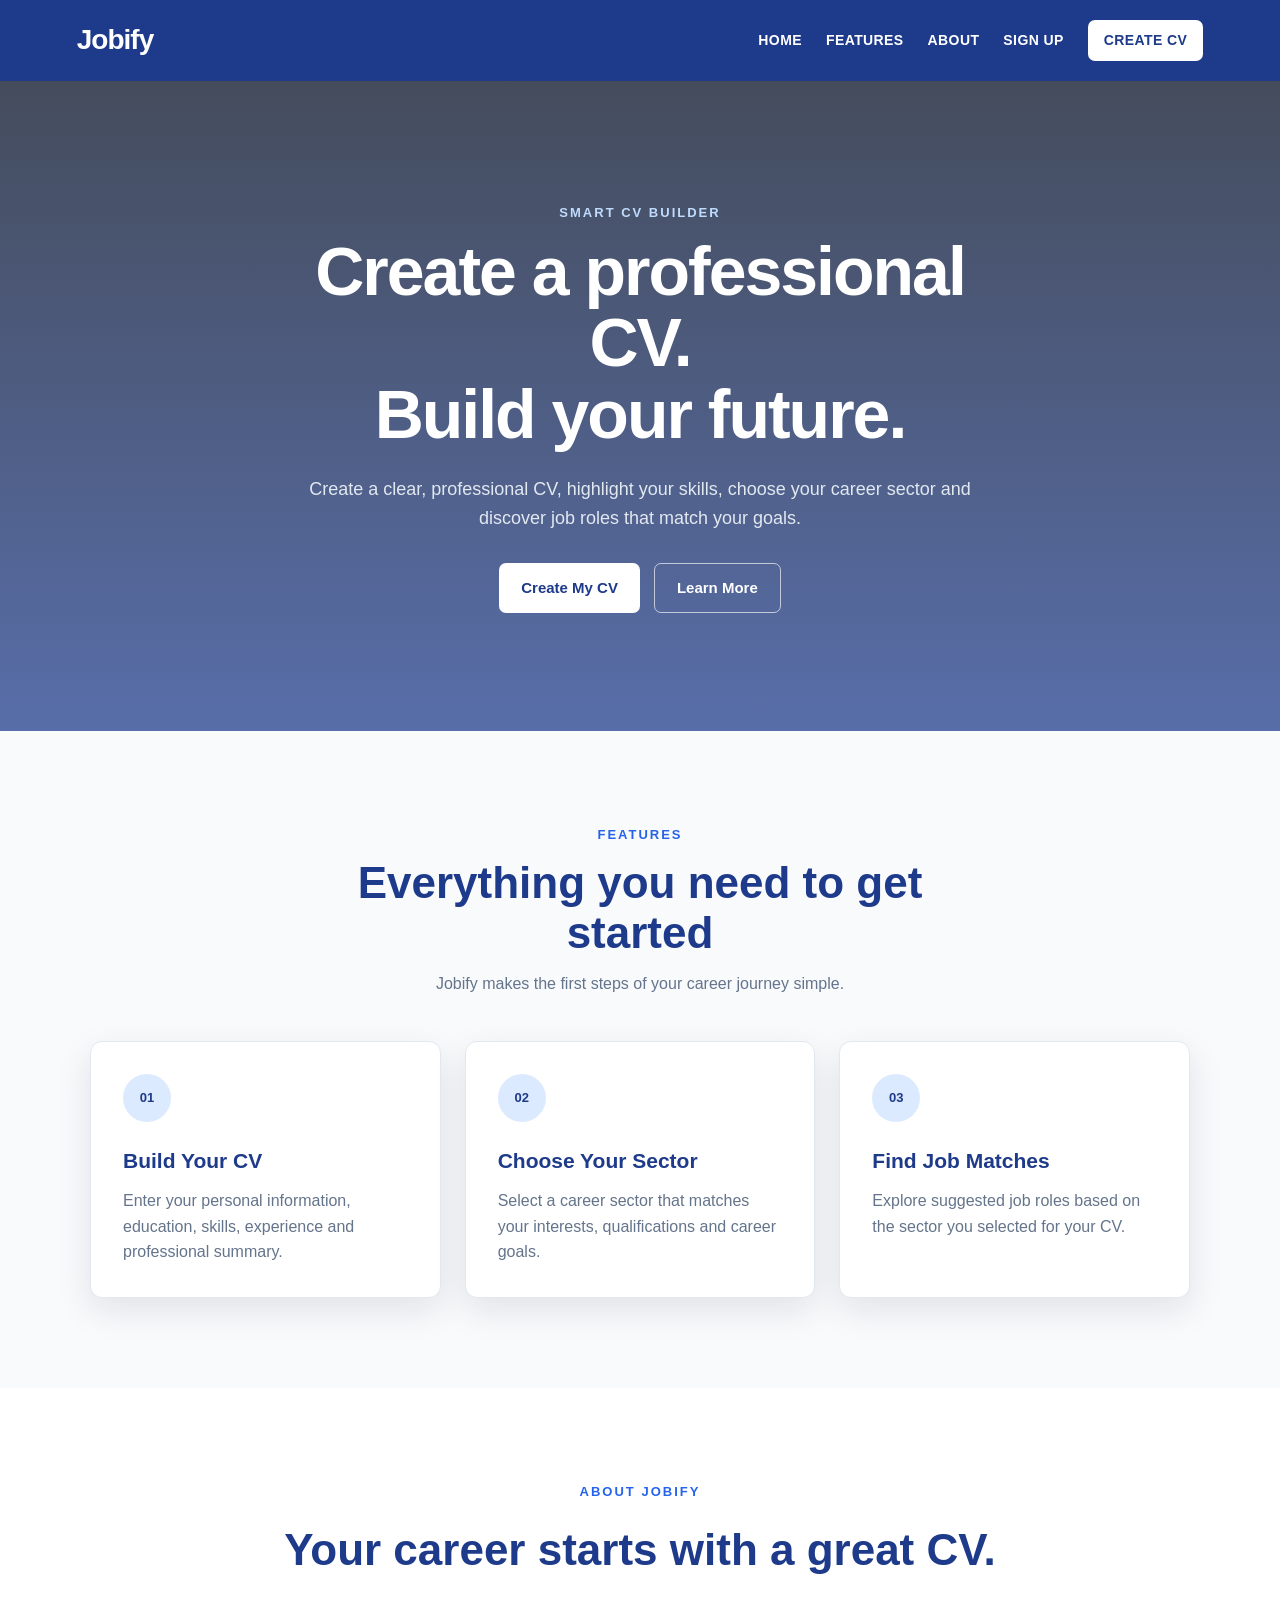
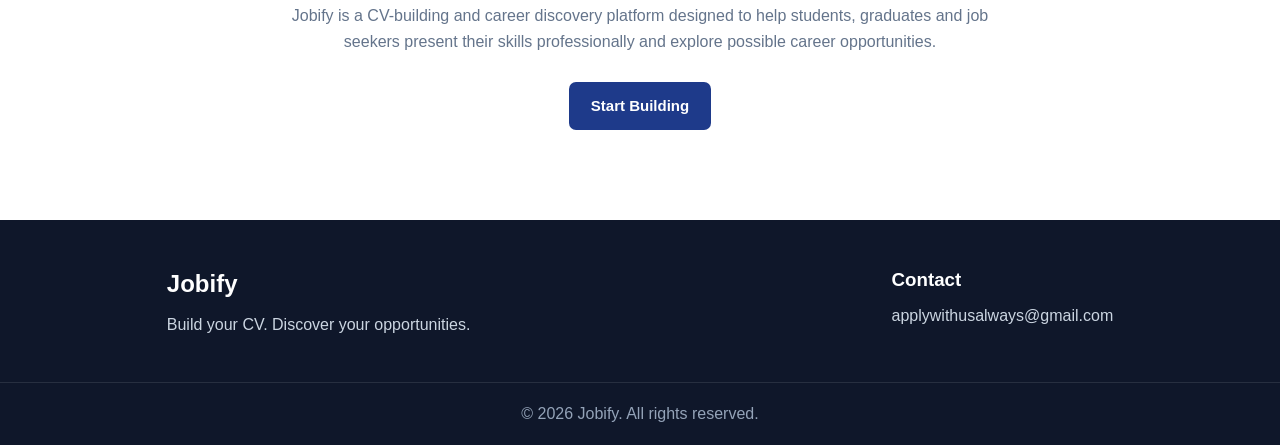
<file: index.html>
<!DOCTYPE html>
<html lang="en">
<head>
    <meta charset="UTF-8">
    <meta name="viewport" content="width=device-width, initial-scale=1.0">
    <meta name="description" content="Jobify - Create professional CVs and discover career opportunities.">
    <title>Jobify | Smart CV Builder</title>
    <link rel="stylesheet" href="style.css">
</head>

<body>

<header class="site-header">
    <div class="header-inner">
        <a href="index.html" class="logo">Jobify</a>

        <nav class="main-nav" aria-label="Main navigation">
            <a href="index.html">Home</a>
            <a href="#features">Features</a>
            <a href="#about">About</a>
            <a href="signup.html">Sign Up</a>
            <a href="cv-form.html" class="nav-button">Create CV</a>
        </nav>
    </div>
</header>

<main>

    <section id="home" class="hero">
        <div class="hero-overlay">
            <div class="hero-content">
                <span class="eyebrow">SMART CV BUILDER</span>

                <h1>Create a professional CV.<br>Build your future.</h1>

                <p>
                    Create a clear, professional CV, highlight your skills,
                    choose your career sector and discover job roles that
                    match your goals.
                </p>

                <div class="hero-actions">
                    <a href="cv-form.html" class="button button-primary">
                        Create My CV
                    </a>

                    <a href="#features" class="button button-secondary">
                        Learn More
                    </a>
                </div>
            </div>
        </div>
    </section>

    <section id="features" class="features section">
        <div class="section-heading">
            <span class="eyebrow">FEATURES</span>
            <h2>Everything you need to get started</h2>
            <p>
                Jobify makes the first steps of your career journey simple.
            </p>
        </div>

        <div class="feature-container">

            <article class="feature-card">
                <div class="feature-icon">01</div>
                <h3>Build Your CV</h3>
                <p>
                    Enter your personal information, education, skills,
                    experience and professional summary.
                </p>
            </article>

            <article class="feature-card">
                <div class="feature-icon">02</div>
                <h3>Choose Your Sector</h3>
                <p>
                    Select a career sector that matches your interests,
                    qualifications and career goals.
                </p>
            </article>

            <article class="feature-card">
                <div class="feature-icon">03</div>
                <h3>Find Job Matches</h3>
                <p>
                    Explore suggested job roles based on the sector you
                    selected for your CV.
                </p>
            </article>

        </div>
    </section>

    <section id="about" class="about section">
        <div class="about-content">
            <span class="eyebrow">ABOUT JOBIFY</span>

            <h2>Your career starts with a great CV.</h2>

            <p>
                Jobify is a CV-building and career discovery platform
                designed to help students, graduates and job seekers
                present their skills professionally and explore possible
                career opportunities.
            </p>

            <a href="cv-form.html" class="button button-primary">
                Start Building
            </a>
        </div>
    </section>

</main>

<footer class="site-footer">
    <div class="footer-content">
        <div>
            <h2>Jobify</h2>
            <p>Build your CV. Discover your opportunities.</p>
        </div>

        <div>
            <h3>Contact</h3>
            <p>applywithusalways@gmail.com</p>
        </div>
    </div>

    <div class="footer-bottom">
        <p>&copy; 2026 Jobify. All rights reserved.</p>
    </div>
</footer>

<script src="script.js"></script>
</body>
</html>
</file>
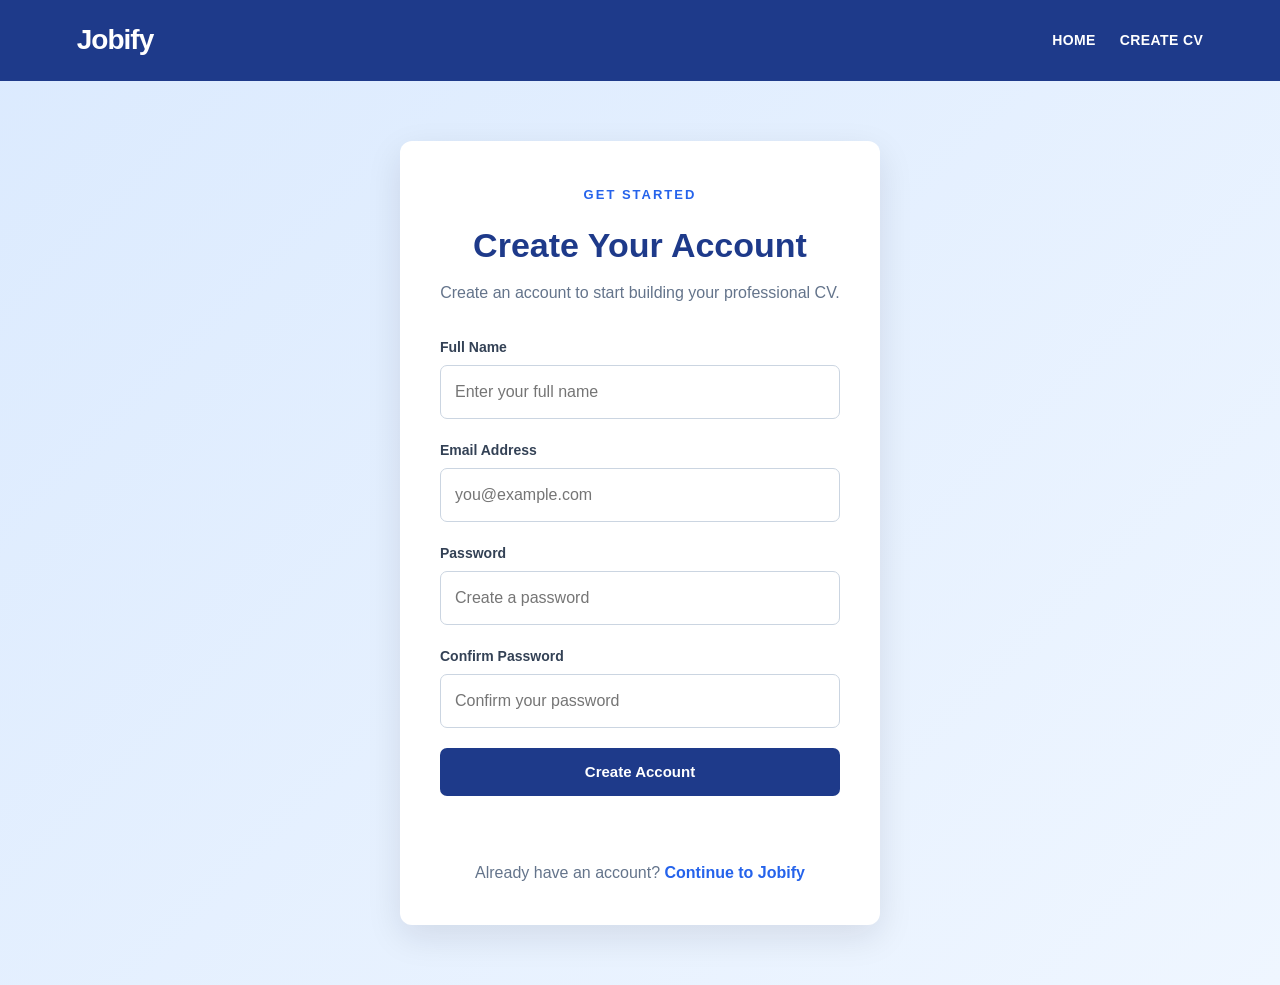
<file: createaccount.html>
<!DOCTYPE html>
<html lang="en">
<head>
    <meta charset="UTF-8">
    <meta
        http-equiv="refresh"
        content="0; url=signup.html"
    >
    <meta name="viewport" content="width=device-width, initial-scale=1.0">
    <title>Create Account | Jobify</title>
</head>

<body>
    <p>
        Redirecting to the Jobify sign-up page...
        <a href="signup.html">Click here if you are not redirected.</a>
    </p>
</body>
</html>
</file>
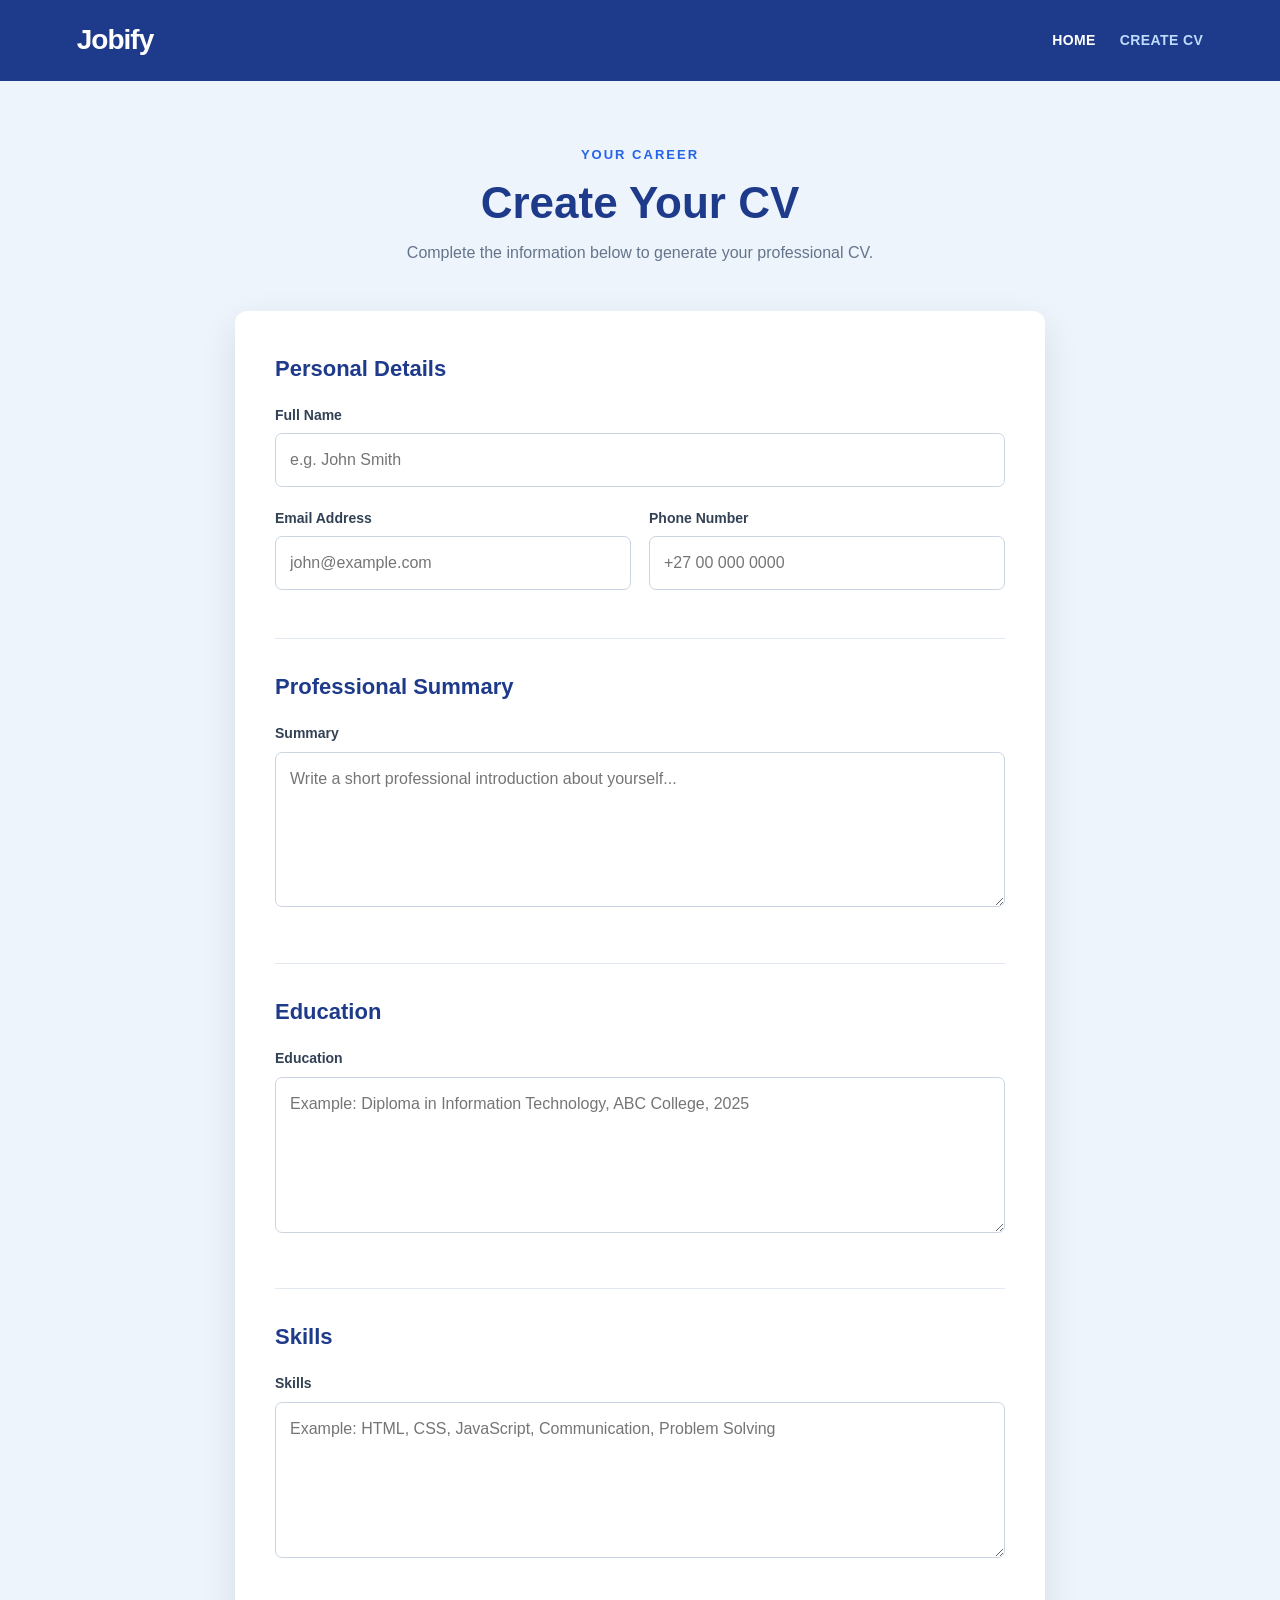
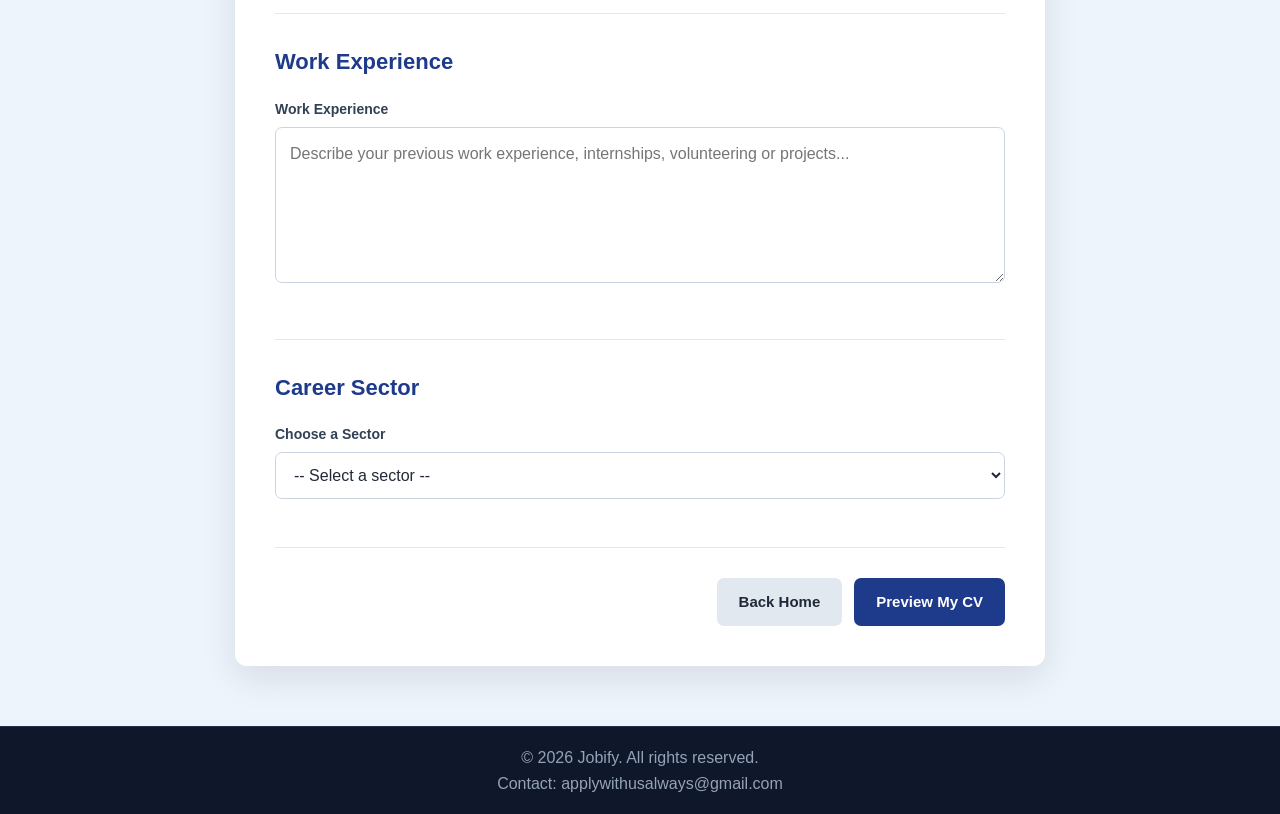
<file: cv-form.html>
<!DOCTYPE html>
<html lang="en">
<head>
    <meta charset="UTF-8">
    <meta name="viewport" content="width=device-width, initial-scale=1.0">
    <meta name="description" content="Create your professional CV with Jobify.">
    <title>Create Your CV | Jobify</title>
    <link rel="stylesheet" href="style.css">
</head>

<body>

<header class="site-header">
    <div class="header-inner">
        <a href="index.html" class="logo">Jobify</a>

        <nav class="main-nav" aria-label="Main navigation">
            <a href="index.html">Home</a>
            <a href="cv-form.html" class="active">Create CV</a>
        </nav>
    </div>
</header>

<main>

    <section class="cv-form-section">

        <div class="section-heading">
            <span class="eyebrow">YOUR CAREER</span>
            <h1>Create Your CV</h1>
            <p>
                Complete the information below to generate your professional CV.
            </p>
        </div>

        <form id="cvForm">

            <div class="form-section">
                <h2>Personal Details</h2>

                <div class="form-group">
                    <label for="fullName">Full Name</label>
                    <input
                        type="text"
                        id="fullName"
                        placeholder="e.g. John Smith"
                        autocomplete="name"
                        required
                    >
                </div>

                <div class="form-row">

                    <div class="form-group">
                        <label for="email">Email Address</label>
                        <input
                            type="email"
                            id="email"
                            placeholder="john@example.com"
                            autocomplete="email"
                            required
                        >
                    </div>

                    <div class="form-group">
                        <label for="phone">Phone Number</label>
                        <input
                            type="tel"
                            id="phone"
                            placeholder="+27 00 000 0000"
                            autocomplete="tel"
                            required
                        >
                    </div>

                </div>
            </div>

            <div class="form-section">
                <h2>Professional Summary</h2>

                <div class="form-group">
                    <label for="summary">Summary</label>
                    <textarea
                        id="summary"
                        rows="5"
                        placeholder="Write a short professional introduction about yourself..."
                    ></textarea>
                </div>
            </div>

            <div class="form-section">
                <h2>Education</h2>

                <div class="form-group">
                    <label for="education">Education</label>
                    <textarea
                        id="education"
                        rows="5"
                        placeholder="Example: Diploma in Information Technology, ABC College, 2025"
                    ></textarea>
                </div>
            </div>

            <div class="form-section">
                <h2>Skills</h2>

                <div class="form-group">
                    <label for="skills">Skills</label>
                    <textarea
                        id="skills"
                        rows="5"
                        placeholder="Example: HTML, CSS, JavaScript, Communication, Problem Solving"
                    ></textarea>
                </div>
            </div>

            <div class="form-section">
                <h2>Work Experience</h2>

                <div class="form-group">
                    <label for="experience">Work Experience</label>
                    <textarea
                        id="experience"
                        rows="5"
                        placeholder="Describe your previous work experience, internships, volunteering or projects..."
                    ></textarea>
                </div>
            </div>

            <div class="form-section">
                <h2>Career Sector</h2>

                <div class="form-group">
                    <label for="sector">Choose a Sector</label>
                <select id="sector" required>
                    <option value="">-- Select a sector --</option>
                    <option value="Accounting">Accounting</option>
                    <option value="Agriculture">Agriculture</option>
                    <option value="Architecture">Architecture</option>
                    <option value="AI & Machine Learning">AI & Machine Learning</option>
                    <option value="Auditing">Auditing</option>
                    <option value="Aviation">Aviation</option>
                    <option value="Banking">Banking</option>
                    <option value="Biotechnology">Biotechnology</option>
                    <option value="Business Management">Business Management</option>
                    <option value="Chemical Engineering">Chemical Engineering</option>
                    <option value="Civil Engineering">Civil Engineering</option>
                    <option value="Cloud Computing">Cloud Computing</option>
                    <option value="Computer Science">Computer Science</option>
                    <option value="Construction">Construction</option>
                    <option value="Culinary Arts">Culinary Arts</option>
                    <option value="Customer Service">Customer Service</option>
                    <option value="Cybersecurity">Cybersecurity</option>
                    <option value="Data Science & Analytics">Data Science & Analytics</option>
                    <option value="Economics">Economics</option>
                    <option value="Education & Teaching">Education & Teaching</option>
                    <option value="Electrical Engineering">Electrical Engineering</option>
                    <option value="Energy & Utilities">Energy & Utilities</option>
                    <option value="Engineering">Engineering</option>
                    <option value="Environmental Science">Environmental Science</option>
                    <option value="Fashion & Textiles">Fashion & Textiles</option>
                    <option value="Film & Television">Film & Television</option>
                    <option value="Finance">Finance</option>
                    <option value="Government">Government</option>
                    <option value="Graphic Design">Graphic Design</option>
                    <option value="Healthcare">Healthcare</option>
                    <option value="Hospitality & Tourism">Hospitality & Tourism</option>
                    <option value="Human Resources(HR)">Human Resources(HR)</option>
                    <option value="Information Technology(IT)">Information Technology(IT)</option>
                    <option value="Insurance">Insurance</option>
                    <option value="Journalism">Journalism</option>
                    <option value="Law & Legal Services">Law & Legal Services</option>
                    <option value="Manufacturing">Manufacturing</option>
                    <option value="Maritime">Maritime</option>
                    <option value="Marketing">Marketing</option>
                    <option value="Mechanical Engineering">Mechanical Engineering</option>
                    <option value="Media & Communications">Media & Communications</option>
                    <option value="Medicine">Medicine</option>
                    <option value="Mining Engineering">Mining Engineering</option>
                    <option value="Music & Performing Arts">Music & Performing Arts</option>
                    <option value="Networking & Telecommunications">Networking & Telecommunications</option>
                    <option value="Non-Profit & NGO">Non-Profit & NGO</option>
                    <option value="Nursing">Nursing</option>
                    <option value="Pharmacy">Pharmacy</option>
                    <option value="Project Management">Project Management</option>
                    <option value="Procurement">Procurement</option>
                    <option value="Psychology">Psychology</option>
                    <option value="Public Administration">Public Administration</option>
                    <option value="Public Health">Public Health</option>
                    <option value="Real Estate">Real Estate</option>
                    <option value="Renewable Energy">Renewable Energy</option>
                    <option value="Research & Development">Research & Development</option>
                    <option value="Retail">Retail</option>
                    <option value="Sales">Sales</option>
                    <option value="Social Work">Social Work</option>
                    <option value="Software Development">Software Development</option>
                    <option value="Supply Chain & Logistics">Supply Chain & Logistics</option>
                    <option value="Teaching">Teaching</option>
                    <option value="Telecommunications">Telecommunications</option>
                    <option value="Transport & Logistics">Transport & Logistics</option>
                    <option value="UI/UX Design">UI/UX Design</option>
                    <option value="Veterinary Science">Veterinary Science</option>
                    <option value="Other">Other</option>

                    


                    </select>
                </div>
            </div>

            <div class="form-actions">
                <a href="index.html" class="button button-secondary">
                    Back Home
                </a>

                <button type="submit" class="button button-primary">
                    Preview My CV
                </button>
            </div>

        </form>

    </section>

</main>

<footer class="site-footer">
    <div class="footer-bottom">
        <p>&copy; 2026 Jobify. All rights reserved.</p>
        <p>Contact: applywithusalways@gmail.com</p>
    </div>
</footer>

<script src="script.js"></script>
</body>
</html>
</file>
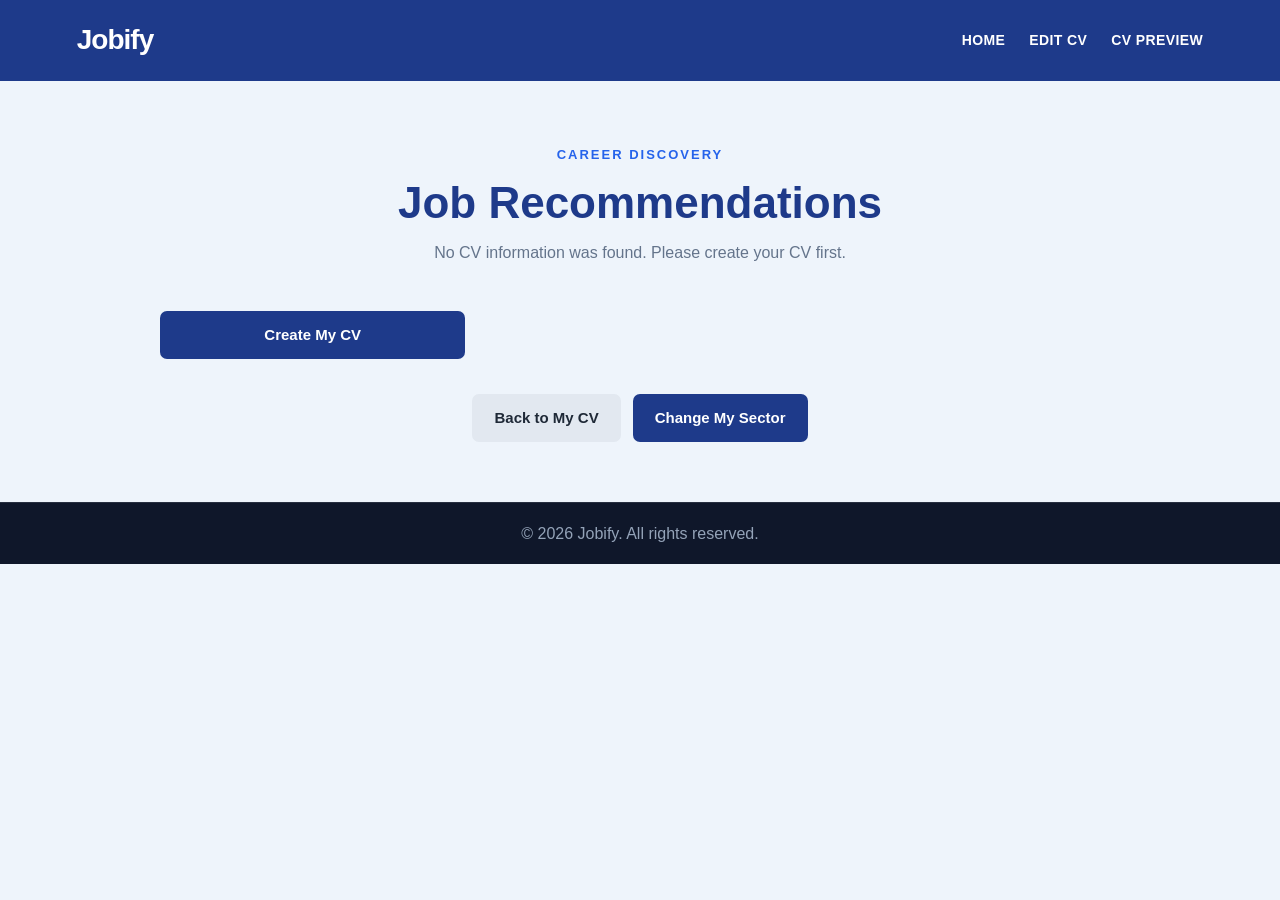
<file: job-recommendations.html>
<!DOCTYPE html>
<html lang="en">
<head>
    <meta charset="UTF-8">
    <meta name="viewport" content="width=device-width, initial-scale=1.0">
    <meta name="description" content="Explore Jobify career recommendations.">
    <title>Job Recommendations | Jobify</title>
    <link rel="stylesheet" href="style.css">
</head>

<body>

<header class="site-header">
    <div class="header-inner">
        <a href="index.html" class="logo">Jobify</a>

        <nav class="main-nav" aria-label="Main navigation">
            <a href="index.html">Home</a>
            <a href="cv-form.html">Edit CV</a>
            <a href="cv-preview.html">CV Preview</a>
        </nav>
    </div>
</header>

<main>

    <section class="recommendations-section">

        <div class="section-heading">
            <span class="eyebrow">CAREER DISCOVERY</span>
            <h1>Job Recommendations</h1>
            <p id="recommendationMessage">
                Looking at your selected career sector...
            </p>
        </div>

        <div id="jobList" class="job-list"></div>

        <div class="recommendation-actions">
            <a
                href="cv-preview.html"
                id="backToCVButton"
                class="button button-secondary"
            >
                Back to My CV
            </a>

            <a
                href="cv-form.html"
                class="button button-primary"
            >
                Change My Sector
            </a>
        </div>

    </section>

</main>

<footer class="site-footer">
    <div class="footer-bottom">
        <p>&copy; 2026 Jobify. All rights reserved.</p>
    </div>
</footer>

<script src="script.js"></script>
</body>
</html>
</file>
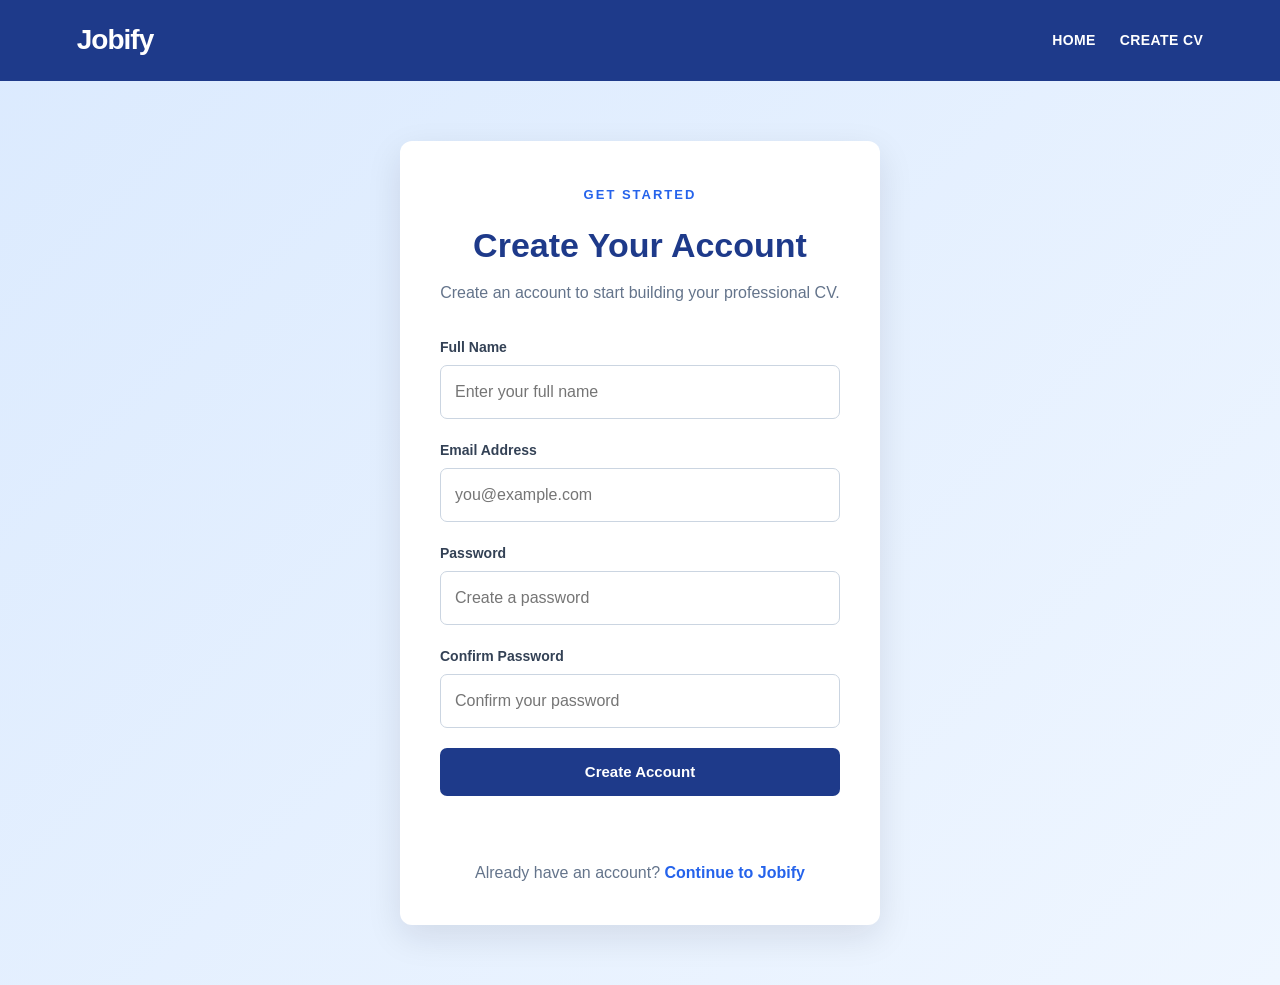
<file: signup.html>
<!DOCTYPE html>
<html lang="en">
<head>
    <meta charset="UTF-8">
    <meta name="viewport" content="width=device-width, initial-scale=1.0">
    <meta name="description" content="Create your Jobify account.">
    <title>Sign Up | Jobify</title>
    <link rel="stylesheet" href="style.css">
</head>

<body class="auth-page">

<header class="site-header">
    <div class="header-inner">
        <a href="index.html" class="logo">Jobify</a>

        <nav class="main-nav" aria-label="Main navigation">
            <a href="index.html">Home</a>
            <a href="cv-form.html">Create CV</a>
        </nav>
    </div>
</header>

<main class="auth-main">

    <section class="auth-card">

        <div class="auth-heading">
            <span class="eyebrow">GET STARTED</span>
            <h1>Create Your Account</h1>
            <p>
                Create an account to start building your professional CV.
            </p>
        </div>

        <form id="signupForm" novalidate>

            <div class="form-group">
                <label for="name">Full Name</label>
                <input
                    type="text"
                    id="name"
                    name="name"
                    placeholder="Enter your full name"
                    autocomplete="name"
                    required
                >
            </div>

            <div class="form-group">
                <label for="email">Email Address</label>
                <input
                    type="email"
                    id="email"
                    name="email"
                    placeholder="you@example.com"
                    autocomplete="email"
                    required
                >
            </div>

            <div class="form-group">
                <label for="password">Password</label>
                <input
                    type="password"
                    id="password"
                    name="password"
                    placeholder="Create a password"
                    autocomplete="new-password"
                    minlength="6"
                    required
                >
            </div>

            <div class="form-group">
                <label for="confirmPassword">Confirm Password</label>
                <input
                    type="password"
                    id="confirmPassword"
                    name="confirmPassword"
                    placeholder="Confirm your password"
                    autocomplete="new-password"
                    required
                >
            </div>

            <button type="submit" class="button button-primary full-width">
                Create Account
            </button>

            <p id="signupMessage" class="form-message" role="alert"></p>

        </form>

        <div class="auth-footer">
            Already have an account?
            <a href="index.html">Continue to Jobify</a>
        </div>

    </section>

</main>

<script src="script.js"></script>
</body>
</html>
</file>
<file: style.css>
/* =========================================================
   JOBIFY - GLOBAL STYLES
   ========================================================= */

:root {
    --primary: #1e3a8a;
    --primary-dark: #172554;
    --primary-light: #dbeafe;
    --accent: #2563eb;

    --background: #eef4fb;
    --white: #ffffff;
    --text: #1f2937;
    --muted: #64748b;
    --border: #cbd5e1;

    --success: #15803d;
    --error: #dc2626;

    --shadow: 0 12px 35px rgba(15, 23, 42, 0.10);
    --radius: 12px;
}


/* -----------------------------
   Reset
----------------------------- */

* {
    margin: 0;
    padding: 0;
    box-sizing: border-box;
}

html {
    scroll-behavior: smooth;
}

body {
    font-family: Arial, Helvetica, sans-serif;
    background: var(--background);
    color: var(--text);
    line-height: 1.6;
    min-height: 100vh;
}

a {
    color: inherit;
}

button,
input,
textarea,
select {
    font: inherit;
}


/* -----------------------------
   Header
----------------------------- */

.site-header {
    background: var(--primary);
    color: white;
    padding: 18px 6%;
}

.header-inner {
    max-width: 1200px;
    margin: auto;

    display: flex;
    justify-content: space-between;
    align-items: center;
    gap: 30px;
}

.logo {
    color: white;
    text-decoration: none;
    font-size: 28px;
    font-weight: 800;
    letter-spacing: -1px;
}

.main-nav {
    display: flex;
    align-items: center;
    gap: 24px;
}

.main-nav a {
    color: white;
    text-decoration: none;
    font-size: 14px;
    font-weight: 700;
    text-transform: uppercase;
    letter-spacing: 0.4px;
}

.main-nav a:hover,
.main-nav a.active {
    color: #bfdbfe;
}

.main-nav .nav-button {
    background: white;
    color: var(--primary);
    padding: 9px 16px;
    border-radius: 7px;
}

.main-nav .nav-button:hover {
    color: var(--primary-dark);
    background: #eff6ff;
}


/* -----------------------------
   Hero
----------------------------- */

.hero {
    min-height: 650px;

    background:
        linear-gradient(
            rgba(15, 23, 42, 0.76),
            rgba(30, 58, 138, 0.72)
        ),
        url("https://measuredability.com/wp-content/uploads/2025/05/job-search-registered-nurse-south-africa-career-opportunities.png-1030x687-1.jpg");

    background-size: cover;
    background-position: center;
    background-repeat: no-repeat;

    display: flex;
    align-items: center;
}

.hero-overlay {
    width: 100%;
}

.hero-content {
    max-width: 850px;
    margin: auto;
    padding: 80px 6%;
    color: white;
    text-align: center;
}

.eyebrow {
    display: inline-block;
    margin-bottom: 12px;

    color: var(--accent);
    font-size: 13px;
    font-weight: 800;
    letter-spacing: 2px;
}

.hero .eyebrow {
    color: #bfdbfe;
}

.hero h1 {
    font-size: clamp(40px, 7vw, 68px);
    line-height: 1.05;
    margin-bottom: 25px;
    letter-spacing: -2px;
}

.hero p {
    max-width: 700px;
    margin: 0 auto 30px;
    font-size: 18px;
    color: #e2e8f0;
}

.hero-actions {
    display: flex;
    justify-content: center;
    gap: 14px;
    flex-wrap: wrap;
}


/* -----------------------------
   Buttons
----------------------------- */

.button {
    display: inline-flex;
    align-items: center;
    justify-content: center;

    min-height: 48px;
    padding: 12px 22px;

    border: none;
    border-radius: 7px;

    text-decoration: none;
    font-weight: 700;
    font-size: 15px;

    cursor: pointer;
    transition:
        transform 0.2s ease,
        background-color 0.2s ease,
        box-shadow 0.2s ease;
}

.button:hover {
    transform: translateY(-2px);
}

.button-primary {
    background: var(--primary);
    color: white;
}

.button-primary:hover {
    background: var(--primary-dark);
    box-shadow: 0 8px 20px rgba(30, 58, 138, 0.25);
}

.hero .button-primary {
    background: white;
    color: var(--primary);
}

.hero .button-primary:hover {
    background: #eff6ff;
}

.button-secondary {
    background: #e2e8f0;
    color: var(--text);
}

.button-secondary:hover {
    background: #cbd5e1;
}

.hero .button-secondary {
    background: transparent;
    border: 1px solid rgba(255,255,255,0.65);
    color: white;
}

.hero .button-secondary:hover {
    background: rgba(255,255,255,0.12);
}

.button-dark {
    background: #0f172a;
    color: white;
}

.button-dark:hover {
    background: #020617;
}

.full-width {
    width: 100%;
}


/* -----------------------------
   Sections
----------------------------- */

.section {
    padding: 90px 6%;
}

.section-heading {
    max-width: 720px;
    margin: 0 auto 45px;
    text-align: center;
}

.section-heading h1,
.section-heading h2 {
    color: var(--primary);
    font-size: clamp(30px, 5vw, 44px);
    line-height: 1.15;
    margin-bottom: 12px;
}

.section-heading p {
    color: var(--muted);
}


/* -----------------------------
   Features
----------------------------- */

.features {
    background: #f8fafc;
}

.feature-container {
    max-width: 1100px;
    margin: auto;

    display: grid;
    grid-template-columns: repeat(3, 1fr);
    gap: 24px;
}

.feature-card {
    background: white;
    padding: 32px;

    border: 1px solid #e2e8f0;
    border-radius: var(--radius);

    box-shadow: var(--shadow);
}

.feature-icon {
    width: 48px;
    height: 48px;

    display: flex;
    align-items: center;
    justify-content: center;

    margin-bottom: 22px;

    border-radius: 50%;
    background: var(--primary-light);
    color: var(--primary);

    font-weight: 800;
    font-size: 13px;
}

.feature-card h3 {
    color: var(--primary);
    margin-bottom: 10px;
    font-size: 21px;
}

.feature-card p {
    color: var(--muted);
}


/* -----------------------------
   About
----------------------------- */

.about {
    background: white;
    text-align: center;
}

.about-content {
    max-width: 750px;
    margin: auto;
}

.about h2 {
    color: var(--primary);
    font-size: clamp(30px, 5vw, 44px);
    margin-bottom: 18px;
}

.about p {
    color: var(--muted);
    margin-bottom: 28px;
}


/* -----------------------------
   Footer
----------------------------- */

.site-footer {
    background: #0f172a;
    color: white;
}

.footer-content {
    max-width: 1100px;
    margin: auto;
    padding: 45px 6%;

    display: flex;
    justify-content: space-between;
    gap: 40px;
}

.footer-content h2,
.footer-content h3 {
    margin-bottom: 8px;
}

.footer-content p {
    color: #cbd5e1;
}

.footer-bottom {
    padding: 18px 6%;
    border-top: 1px solid rgba(255,255,255,0.1);
    text-align: center;
    color: #94a3b8;
}


/* -----------------------------
   Authentication
----------------------------- */

.auth-page {
    background:
        linear-gradient(
            135deg,
            #dbeafe,
            #eff6ff
        );
}

.auth-main {
    min-height: calc(100vh - 80px);

    display: flex;
    align-items: center;
    justify-content: center;

    padding: 60px 20px;
}

.auth-card {
    width: 100%;
    max-width: 480px;

    background: white;
    padding: 40px;

    border-radius: var(--radius);
    box-shadow: var(--shadow);
}

.auth-heading {
    text-align: center;
    margin-bottom: 30px;
}

.auth-heading h1 {
    color: var(--primary);
    font-size: 34px;
    margin-bottom: 8px;
}

.auth-heading p {
    color: var(--muted);
}

.auth-footer {
    margin-top: 25px;
    text-align: center;
    color: var(--muted);
}

.auth-footer a {
    color: var(--accent);
    font-weight: 700;
    text-decoration: none;
}


/* -----------------------------
   Forms
----------------------------- */

.form-group {
    margin-bottom: 20px;
}

.form-group label {
    display: block;
    margin-bottom: 7px;

    color: #334155;
    font-size: 14px;
    font-weight: 700;
}

input,
textarea,
select {
    width: 100%;

    padding: 13px 14px;

    background: white;
    color: var(--text);

    border: 1px solid var(--border);
    border-radius: 7px;

    outline: none;

    transition:
        border-color 0.2s ease,
        box-shadow 0.2s ease;
}

input:focus,
textarea:focus,
select:focus {
    border-color: var(--accent);

    box-shadow:
        0 0 0 3px rgba(37, 99, 235, 0.12);
}

textarea {
    min-height: 120px;
    resize: vertical;
}

.form-row {
    display: grid;
    grid-template-columns: 1fr 1fr;
    gap: 18px;
}

.form-message {
    min-height: 24px;
    margin-top: 15px;
    text-align: center;
    font-size: 14px;
    font-weight: 700;
}

.form-message.error {
    color: var(--error);
}

.form-message.success {
    color: var(--success);
}


/* -----------------------------
   CV Form
----------------------------- */

.cv-form-section {
    max-width: 850px;
    margin: 60px auto;
    padding: 0 20px;
}

.cv-form-section > form {
    background: white;
    padding: 40px;
    border-radius: var(--radius);
    box-shadow: var(--shadow);
}

.form-section {
    padding-bottom: 28px;
    margin-bottom: 30px;
    border-bottom: 1px solid #e2e8f0;
}

.form-section:last-of-type {
    border-bottom: none;
}

.form-section h2 {
    color: var(--primary);
    font-size: 22px;
    margin-bottom: 18px;
}

.form-actions {
    display: flex;
    justify-content: flex-end;
    gap: 12px;
    flex-wrap: wrap;
}


/* -----------------------------
   CV Preview
----------------------------- */

.cv-preview-section {
    max-width: 900px;
    margin: 60px auto;
    padding: 0 20px;
}

.preview-heading {
    text-align: center;
    margin-bottom: 35px;
}

.preview-heading h1 {
    color: var(--primary);
    font-size: 42px;
}

.preview-heading p {
    color: var(--muted);
}

.cv-preview-card {
    background: white;
    padding: 50px;

    box-shadow: var(--shadow);

    border-radius: 4px;
}

.cv-header {
    padding-bottom: 25px;
    border-bottom: 3px solid var(--primary);
}

.cv-header h1 {
    color: var(--primary);
    font-size: 38px;
    margin-bottom: 12px;
}

.cv-contact {
    display: flex;
    gap: 8px 20px;
    flex-wrap: wrap;

    color: var(--muted);
    font-size: 14px;
}

.cv-contact span {
    overflow-wrap: anywhere;
}

.cv-section {
    padding-top: 25px;
}

.cv-section h2 {
    color: var(--primary);
    font-size: 20px;

    margin-bottom: 10px;
    padding-bottom: 6px;

    border-bottom: 1px solid #dbeafe;
}

.cv-section p {
    white-space: pre-line;
    overflow-wrap: anywhere;
    color: #334155;
}

.preview-buttons {
    margin-top: 25px;

    display: flex;
    justify-content: center;
    gap: 12px;
    flex-wrap: wrap;
}


/* -----------------------------
   Job Recommendations
----------------------------- */

.recommendations-section {
    max-width: 1000px;
    margin: 60px auto;
    padding: 0 20px;
}

.job-list {
    display: grid;
    grid-template-columns: repeat(3, 1fr);
    gap: 22px;
}

.job-card {
    background: white;
    padding: 28px;

    border-radius: var(--radius);
    box-shadow: var(--shadow);

    border-top: 4px solid var(--primary);
}

.job-number {
    color: var(--accent);
    font-size: 11px;
    font-weight: 800;
    letter-spacing: 1.5px;
    margin-bottom: 12px;
}

.job-card h2 {
    color: var(--primary);
    font-size: 21px;
    margin-bottom: 10px;
}

.job-card p {
    color: var(--muted);
    margin-bottom: 18px;
}

.job-sector {
    display: inline-block;

    padding: 5px 10px;

    border-radius: 20px;
    background: var(--primary-light);

    color: var(--primary);
    font-size: 12px;
    font-weight: 700;
}

.recommendation-actions {
    display: flex;
    justify-content: center;
    gap: 12px;
    margin-top: 35px;
    flex-wrap: wrap;
}


/* -----------------------------
   Responsive Design
----------------------------- */

@media (max-width: 850px) {

    .header-inner {
        flex-direction: column;
    }

    .main-nav {
        justify-content: center;
        flex-wrap: wrap;
        gap: 14px;
    }

    .feature-container,
    .job-list {
        grid-template-columns: 1fr;
        max-width: 550px;
        margin-left: auto;
        margin-right: auto;
    }

    .footer-content {
        flex-direction: column;
        text-align: center;
    }
}


@media (max-width: 600px) {

    .site-header {
        padding: 16px 20px;
    }

    .logo {
        font-size: 25px;
    }

    .main-nav {
        gap: 10px 14px;
    }

    .main-nav a {
        font-size: 12px;
    }

    .hero {
        min-height: 580px;
    }

    .hero-content {
        padding: 60px 20px;
    }

    .hero h1 {
        letter-spacing: -1px;
    }

    .hero p {
        font-size: 16px;
    }

    .section {
        padding: 65px 20px;
    }

    .auth-card,
    .cv-form-section > form {
        padding: 25px 20px;
    }

    .form-row {
        grid-template-columns: 1fr;
        gap: 0;
    }

    .cv-preview-card {
        padding: 28px 20px;
    }

    .cv-header h1 {
        font-size: 30px;
    }

    .cv-contact {
        flex-direction: column;
        gap: 4px;
    }

    .form-actions,
    .preview-buttons,
    .recommendation-actions {
        flex-direction: column;
    }

    .form-actions .button,
    .preview-buttons .button,
    .recommendation-actions .button {
        width: 100%;
    }
}


/* -----------------------------
   PDF / Print
----------------------------- */

@media print {

    body {
        background: white;
    }

    .no-print {
        display: none !important;
    }

    .cv-preview-section {
        margin: 0;
        padding: 0;
        max-width: none;
    }

    .cv-preview-card {
        box-shadow: none;
        border-radius: 0;
        padding: 25px;
    }
}
</file>
